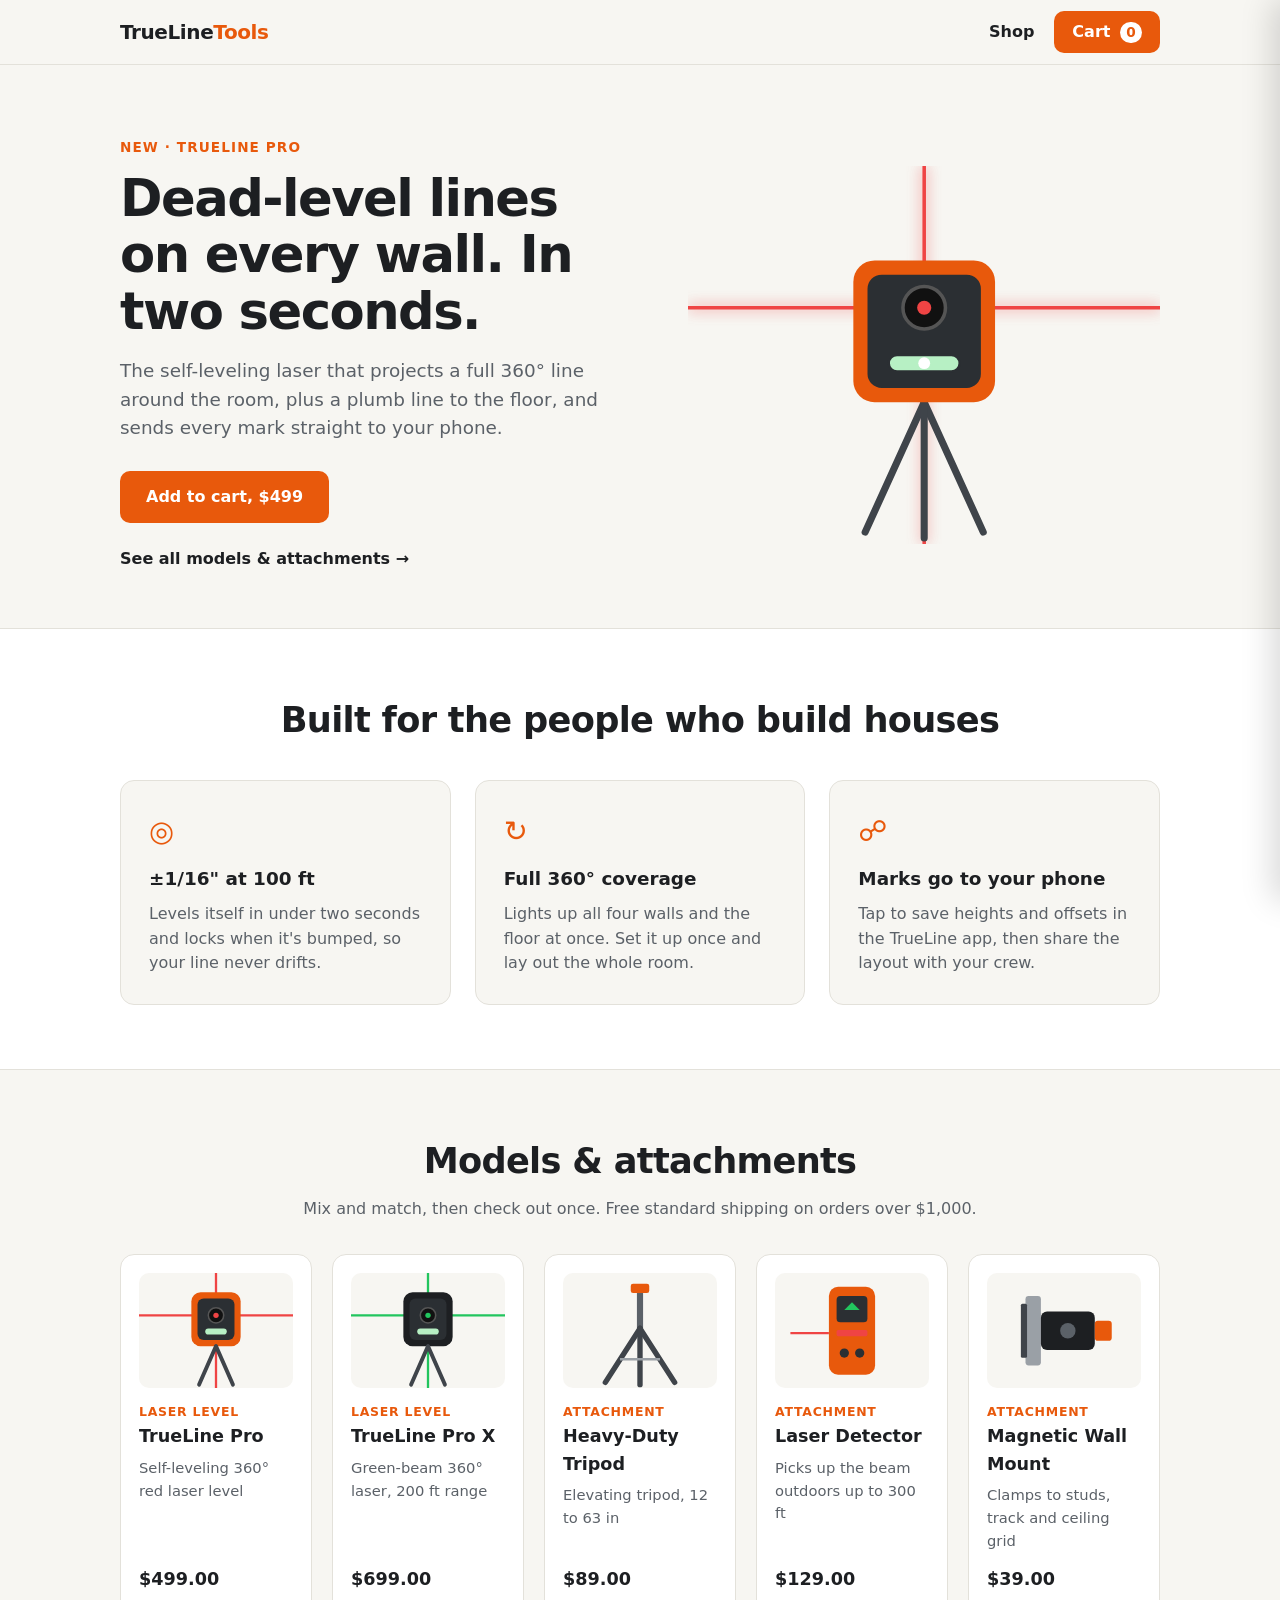
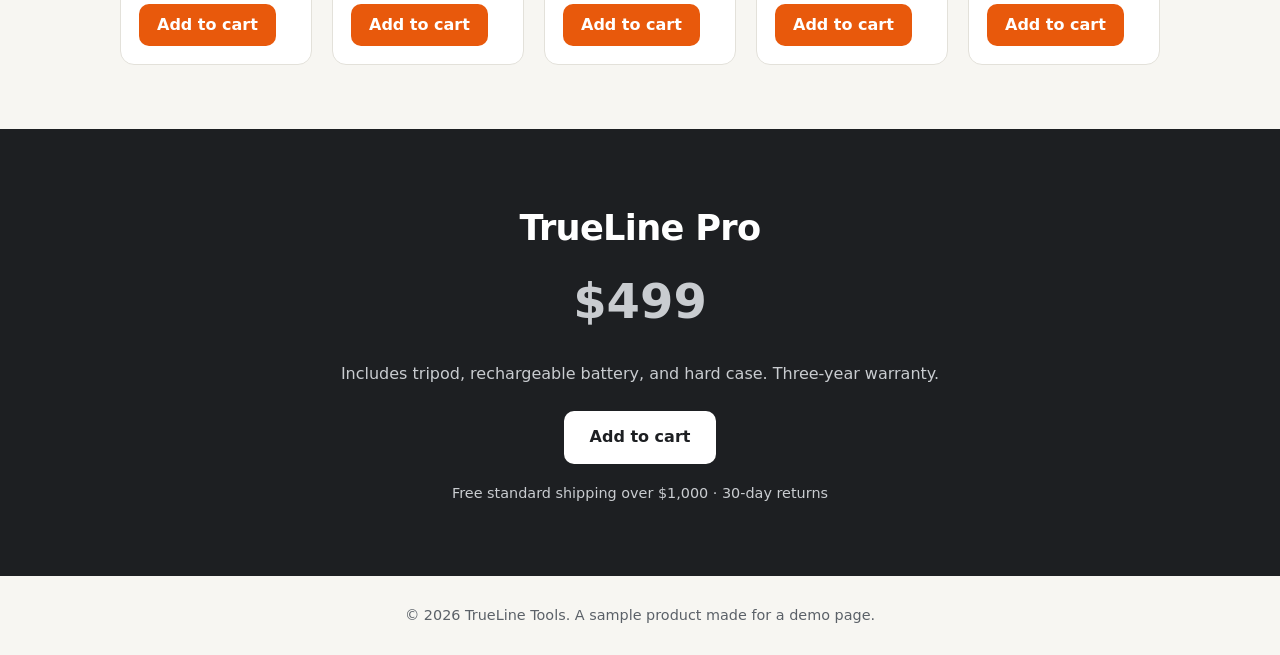
<file: index.html>
<!DOCTYPE html>
<html lang="en">
<head>
  <meta charset="UTF-8">
  <meta name="viewport" content="width=device-width, initial-scale=1.0">
  <title>TrueLine Pro | Self-Leveling Laser Level</title>
  <meta name="description" content="TrueLine Pro projects level lines on all four walls and the floor, and syncs every mark to your phone.">
  <link rel="stylesheet" href="style.css">
</head>
<body>

  <header class="nav">
    <div class="wrap nav-inner">
      <a href="#" class="logo">TrueLine<span>Tools</span></a>
      <div class="nav-actions">
        <a href="#shop" class="link">Shop</a>
        <button type="button" class="btn btn-small" data-open-cart>Cart <span class="cart-count">0</span></button>
      </div>
    </div>
  </header>

  <main>
    <!-- Hero -->
    <section class="hero">
      <div class="wrap hero-inner">
        <div class="hero-text">
          <p class="eyebrow">New &middot; TrueLine Pro</p>
          <h1>Dead-level lines on every wall. In two seconds.</h1>
          <p class="lead">
            The self-leveling laser that projects a full 360&deg; line around the room,
            plus a plumb line to the floor, and sends every mark straight to your phone.
          </p>
          <div class="hero-actions">
            <button type="button" class="btn" data-add="trueline-pro">Add to cart, $499</button>
            <a href="#shop" class="link">See all models &amp; attachments &rarr;</a>
          </div>
        </div>

        <div class="hero-art" aria-hidden="true">
          <svg viewBox="0 0 400 320" role="img">
            <!-- laser beams -->
            <line x1="0" y1="120" x2="400" y2="120" class="beam"/>
            <line x1="200" y1="0" x2="200" y2="320" class="beam"/>
            <!-- tripod -->
            <line x1="200" y1="200" x2="150" y2="310" class="leg"/>
            <line x1="200" y1="200" x2="250" y2="310" class="leg"/>
            <line x1="200" y1="200" x2="200" y2="315" class="leg"/>
            <!-- body -->
            <rect x="140" y="80" width="120" height="120" rx="18" class="body"/>
            <rect x="152" y="92" width="96" height="96" rx="12" class="face"/>
            <!-- lens -->
            <circle cx="200" cy="120" r="18" class="lens"/>
            <circle cx="200" cy="120" r="6" class="dot"/>
            <!-- level bubble -->
            <rect x="170" y="160" width="60" height="14" rx="7" class="vial"/>
            <circle cx="200" cy="167" r="5" class="bubble"/>
          </svg>
        </div>
      </div>
    </section>

    <!-- Features -->
    <section id="features" class="features">
      <div class="wrap">
        <h2>Built for the people who build houses</h2>
        <div class="grid">
          <article class="card">
            <div class="icon">&#9678;</div>
            <h3>&plusmn;1/16" at 100 ft</h3>
            <p>Levels itself in under two seconds and locks when it's bumped, so your line never drifts.</p>
          </article>
          <article class="card">
            <div class="icon">&#8635;</div>
            <h3>Full 360&deg; coverage</h3>
            <p>Lights up all four walls and the floor at once. Set it up once and lay out the whole room.</p>
          </article>
          <article class="card">
            <div class="icon">&#9741;</div>
            <h3>Marks go to your phone</h3>
            <p>Tap to save heights and offsets in the TrueLine app, then share the layout with your crew.</p>
          </article>
        </div>
      </div>
    </section>

    <!-- Shop: cards are filled in by cart.js -->
    <section id="shop" class="shop">
      <div class="wrap">
        <h2>Models &amp; attachments</h2>
        <p class="shop-lead">Mix and match, then check out once. Free standard shipping on orders over $1,000.</p>
        <div id="shop-grid" class="shop-grid"></div>
      </div>
    </section>

    <!-- Buy -->
    <section id="buy" class="buy">
      <div class="wrap buy-inner">
        <h2>TrueLine Pro</h2>
        <p class="price">$499</p>
        <p>Includes tripod, rechargeable battery, and hard case. Three-year warranty.</p>
        <button type="button" class="btn btn-light" data-add="trueline-pro">Add to cart</button>
        <p class="note">Free standard shipping over $1,000 &middot; 30-day returns</p>
      </div>
    </section>
  </main>

  <footer class="footer">
    <div class="wrap">
      <p>&copy; 2026 TrueLine Tools. A sample product made for a demo page.</p>
    </div>
  </footer>

  <!-- Cart drawer -->
  <div class="cart-backdrop" hidden></div>
  <aside class="cart" aria-label="Shopping cart" hidden>
    <div class="cart-head">
      <h2>Your cart</h2>
      <button type="button" class="cart-close" data-close-cart aria-label="Close cart">&times;</button>
    </div>
    <p class="test-banner">Test mode: pay with card 4242 4242 4242 4242, any future date, any CVC.</p>
    <ul class="cart-items"></ul>
    <div class="cart-foot">
      <div class="cart-total"><span>Subtotal</span><strong class="cart-subtotal">$0.00</strong></div>
      <p class="cart-ship-note"></p>
      <button type="button" class="btn checkout-btn">Checkout</button>
      <p class="cart-error" role="alert"></p>
    </div>
  </aside>

  <script src="cart.js"></script>
</body>
</html>
</file>
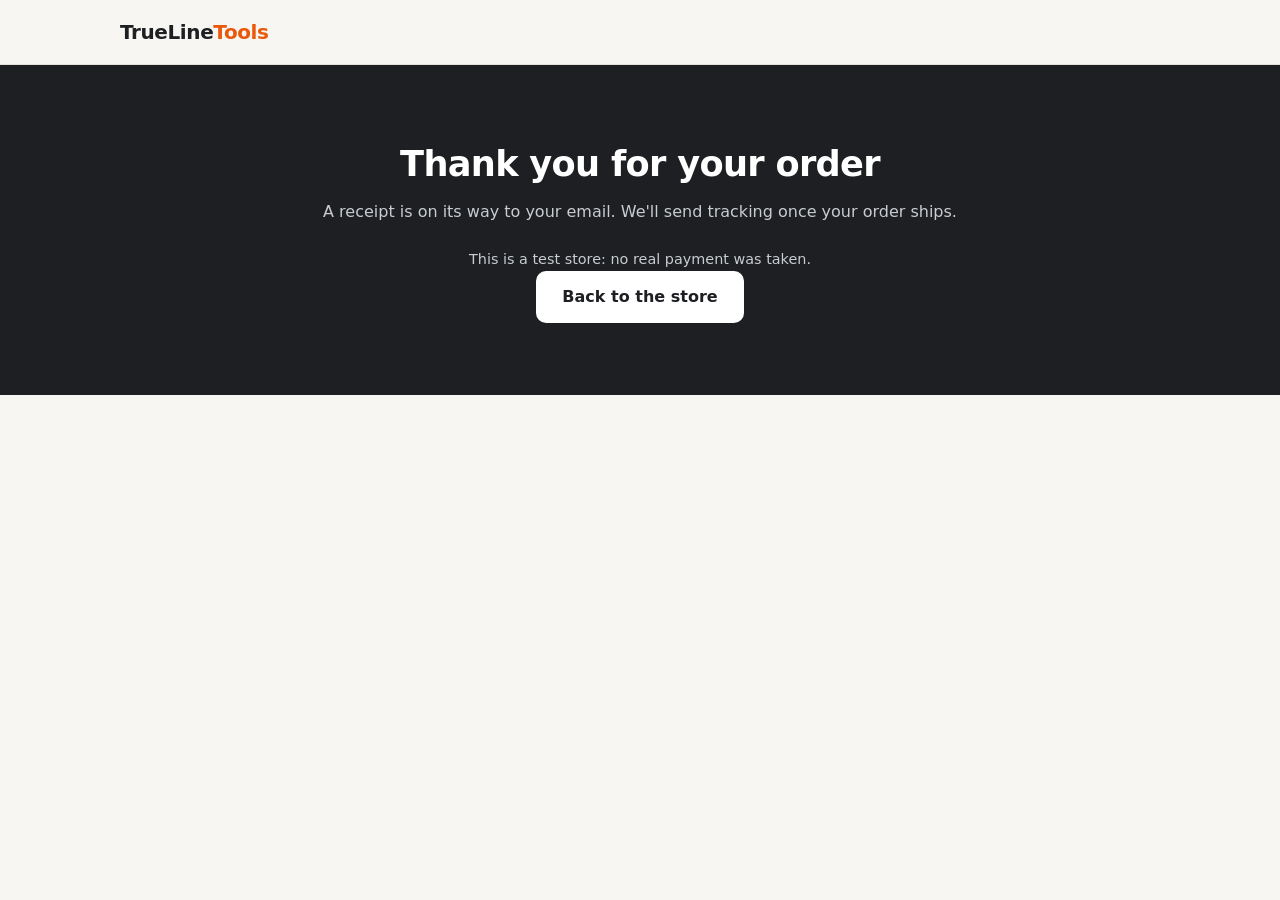
<file: thanks.html>
<!DOCTYPE html>
<html lang="en">
<head>
  <meta charset="UTF-8">
  <meta name="viewport" content="width=device-width, initial-scale=1.0">
  <title>Thank You | TrueLine Tools</title>
  <link rel="stylesheet" href="style.css">
</head>
<body>

  <header class="nav">
    <div class="wrap nav-inner">
      <a href="/" class="logo">TrueLine<span>Tools</span></a>
    </div>
  </header>

  <main>
    <section class="buy">
      <div class="wrap buy-inner">
        <h2>Thank you for your order</h2>
        <p>A receipt is on its way to your email. We'll send tracking once your order ships.</p>
        <p class="note">This is a test store: no real payment was taken.</p>
        <a href="/" class="btn btn-light">Back to the store</a>
      </div>
    </section>
  </main>

  <script>
    // The order went through, so empty the cart.
    try { localStorage.removeItem("trueline-cart"); } catch (e) {}
  </script>
</body>
</html>
</file>
<file: style.css>
:root {
  --bg: #f7f6f2;
  --ink: #1d1f22;
  --muted: #5b6168;
  --card: #ffffff;
  --line: #e3e1da;
  --brand: #e8590c;
  --brand-dark: #c2410c;
  --laser: #ef4444;
  --dark: #1d1f22;
}

* { box-sizing: border-box; margin: 0; padding: 0; }

body {
  font-family: system-ui, -apple-system, "Segoe UI", Roboto, sans-serif;
  background: var(--bg);
  color: var(--ink);
  line-height: 1.55;
}

.wrap { max-width: 1080px; margin: 0 auto; padding: 0 20px; }

/* Buttons & links */
.btn {
  display: inline-block;
  background: var(--brand);
  color: #fff;
  font-weight: 600;
  text-decoration: none;
  padding: 14px 26px;
  border-radius: 10px;
  transition: background 0.2s;
}
.btn:hover { background: var(--brand-dark); }
.btn-small { padding: 9px 18px; font-size: 0.95rem; }
.btn-light { background: #fff; color: var(--ink); }
.btn-light:hover { background: #ffe8d9; }
.link { color: var(--ink); font-weight: 600; text-decoration: none; }
.link:hover { color: var(--brand); }

/* Nav */
.nav { border-bottom: 1px solid var(--line); background: var(--bg); position: sticky; top: 0; z-index: 10; }
.nav-inner { display: flex; align-items: center; justify-content: space-between; height: 64px; }
.logo { font-weight: 800; font-size: 1.25rem; color: var(--ink); text-decoration: none; letter-spacing: -0.02em; }
.logo span { color: var(--brand); }

/* Hero */
.hero { padding: 72px 0 56px; }
.hero-inner { display: grid; grid-template-columns: 1.1fr 1fr; gap: 48px; align-items: center; }
.eyebrow { color: var(--brand); font-weight: 700; text-transform: uppercase; font-size: 0.85rem; letter-spacing: 0.08em; margin-bottom: 12px; }
h1 { font-size: clamp(2rem, 4.5vw, 3.2rem); line-height: 1.1; letter-spacing: -0.03em; margin-bottom: 18px; }
.lead { font-size: 1.15rem; color: var(--muted); margin-bottom: 28px; max-width: 34em; }
.hero-actions { display: flex; gap: 24px; align-items: center; flex-wrap: wrap; }

/* Product illustration */
.hero-art svg { width: 100%; height: auto; display: block; }
.beam { stroke: var(--laser); stroke-width: 3; filter: drop-shadow(0 0 6px rgba(239, 68, 68, 0.8)); animation: pulse 2.4s ease-in-out infinite; }
.leg { stroke: #3f444a; stroke-width: 6; stroke-linecap: round; }
.body { fill: var(--brand); }
.face { fill: #2b2f33; }
.lens { fill: #111; stroke: #555; stroke-width: 3; }
.dot { fill: var(--laser); }
.vial { fill: #b7f0c4; stroke: #2b2f33; stroke-width: 2; }
.bubble { fill: #fff; }

@keyframes pulse {
  0%, 100% { opacity: 1; }
  50% { opacity: 0.55; }
}

/* Features */
.features { padding: 64px 0; background: var(--card); border-top: 1px solid var(--line); border-bottom: 1px solid var(--line); }
h2 { font-size: clamp(1.6rem, 3vw, 2.2rem); letter-spacing: -0.02em; margin-bottom: 32px; text-align: center; }
.grid { display: grid; grid-template-columns: repeat(3, 1fr); gap: 24px; }
.card { background: var(--bg); border: 1px solid var(--line); border-radius: 14px; padding: 28px; }
.icon { font-size: 1.8rem; color: var(--brand); margin-bottom: 12px; }
.card h3 { font-size: 1.15rem; margin-bottom: 8px; }
.card p { color: var(--muted); }

/* Buy */
.buy { background: var(--dark); color: #fff; padding: 72px 0; text-align: center; }
.buy h2 { margin-bottom: 8px; }
.price { font-size: 3rem; font-weight: 800; color: var(--brand); margin-bottom: 8px; }
.buy p { color: #c9ccd0; margin-bottom: 24px; }
.buy .note { font-size: 0.9rem; margin: 18px 0 0; }

/* Footer */
.footer { padding: 28px 0; text-align: center; color: var(--muted); font-size: 0.9rem; }

button.btn { border: none; cursor: pointer; font: inherit; font-weight: 600; }
button.btn:disabled { opacity: 0.5; cursor: default; }
.nav-actions { display: flex; align-items: center; gap: 20px; }
.cart-count {
  display: inline-block; min-width: 22px; padding: 0 6px; margin-left: 4px;
  background: #fff; color: var(--brand); border-radius: 999px; font-size: 0.85rem; text-align: center;
}

/* Shop */
.shop { padding: 64px 0; }
.shop h2 { margin-bottom: 8px; }
.shop-lead { text-align: center; color: var(--muted); margin-bottom: 32px; }
.shop-grid { display: grid; grid-template-columns: repeat(auto-fill, minmax(190px, 1fr)); gap: 20px; }
.product { background: var(--card); border: 1px solid var(--line); border-radius: 14px; padding: 18px; display: flex; flex-direction: column; }
.product-art { background: var(--bg); border-radius: 10px; margin-bottom: 14px; }
.product-art svg { display: block; width: 100%; height: auto; }
.product-kind { font-size: 0.78rem; font-weight: 700; text-transform: uppercase; letter-spacing: 0.06em; color: var(--brand); }
.product h3 { font-size: 1.1rem; margin: 2px 0 6px; }
.product-desc { color: var(--muted); font-size: 0.92rem; flex: 1; }
.product-foot { display: flex; flex-wrap: wrap; align-items: center; justify-content: space-between; gap: 10px; margin-top: 14px; }
.product-foot .btn { white-space: nowrap; }
.product-price { font-weight: 800; font-size: 1.1rem; }

/* Cart drawer */
.cart-backdrop { position: fixed; inset: 0; background: rgba(0, 0, 0, 0.4); z-index: 20; }
.cart {
  position: fixed; top: 0; right: 0; bottom: 0; width: min(420px, 100%); z-index: 21;
  background: var(--card); display: flex; flex-direction: column;
  transform: translateX(100%); transition: transform 0.25s ease; box-shadow: -8px 0 30px rgba(0, 0, 0, 0.15);
}
.cart.open { transform: none; }
.cart-head { display: flex; align-items: center; justify-content: space-between; padding: 18px 20px; border-bottom: 1px solid var(--line); }
.cart-head h2 { font-size: 1.3rem; margin: 0; text-align: left; }
.cart-close { background: none; border: none; font-size: 2rem; line-height: 1; cursor: pointer; color: var(--muted); }
.test-banner { margin: 12px 20px 0; padding: 8px 12px; border-radius: 8px; background: #fff4e6; color: #9a3412; font-size: 0.85rem; }
.cart-items { list-style: none; overflow-y: auto; flex: 1; padding: 8px 20px; }
.cart-item { display: grid; grid-template-columns: 64px 1fr auto; gap: 12px; align-items: center; padding: 12px 0; border-bottom: 1px solid var(--line); }
.cart-thumb { background: var(--bg); border-radius: 8px; }
.cart-thumb svg { display: block; width: 100%; height: auto; }
.cart-info { display: flex; flex-direction: column; gap: 2px; font-size: 0.92rem; }
.cart-info span { color: var(--muted); }
.qty { display: flex; align-items: center; gap: 10px; margin-top: 4px; }
.qty button { width: 28px; height: 28px; border-radius: 6px; border: 1px solid var(--line); background: var(--bg); cursor: pointer; font-size: 1rem; }
.qty button:disabled { opacity: 0.4; cursor: default; }
.qty span { color: var(--ink); min-width: 16px; text-align: center; }
.cart-line { display: flex; flex-direction: column; align-items: flex-end; gap: 6px; font-weight: 700; }
.link-btn { background: none; border: none; color: var(--muted); font-size: 0.8rem; cursor: pointer; text-decoration: underline; }
.cart-empty { padding: 40px 0; text-align: center; color: var(--muted); }
.cart-foot { padding: 16px 20px 20px; border-top: 1px solid var(--line); }
.cart-total { display: flex; justify-content: space-between; font-size: 1.1rem; }
.cart-ship-note { color: var(--muted); font-size: 0.85rem; margin: 6px 0 14px; }
.checkout-btn { width: 100%; text-align: center; }
.cart-error { color: #b91c1c; font-size: 0.9rem; margin-top: 10px; }

/* Mobile */
@media (max-width: 760px) {
  .hero { padding: 40px 0; }
  .hero-inner { grid-template-columns: 1fr; gap: 32px; }
  .hero-art { max-width: 340px; margin: 0 auto; }
  .grid { grid-template-columns: 1fr; }
}
</file>
